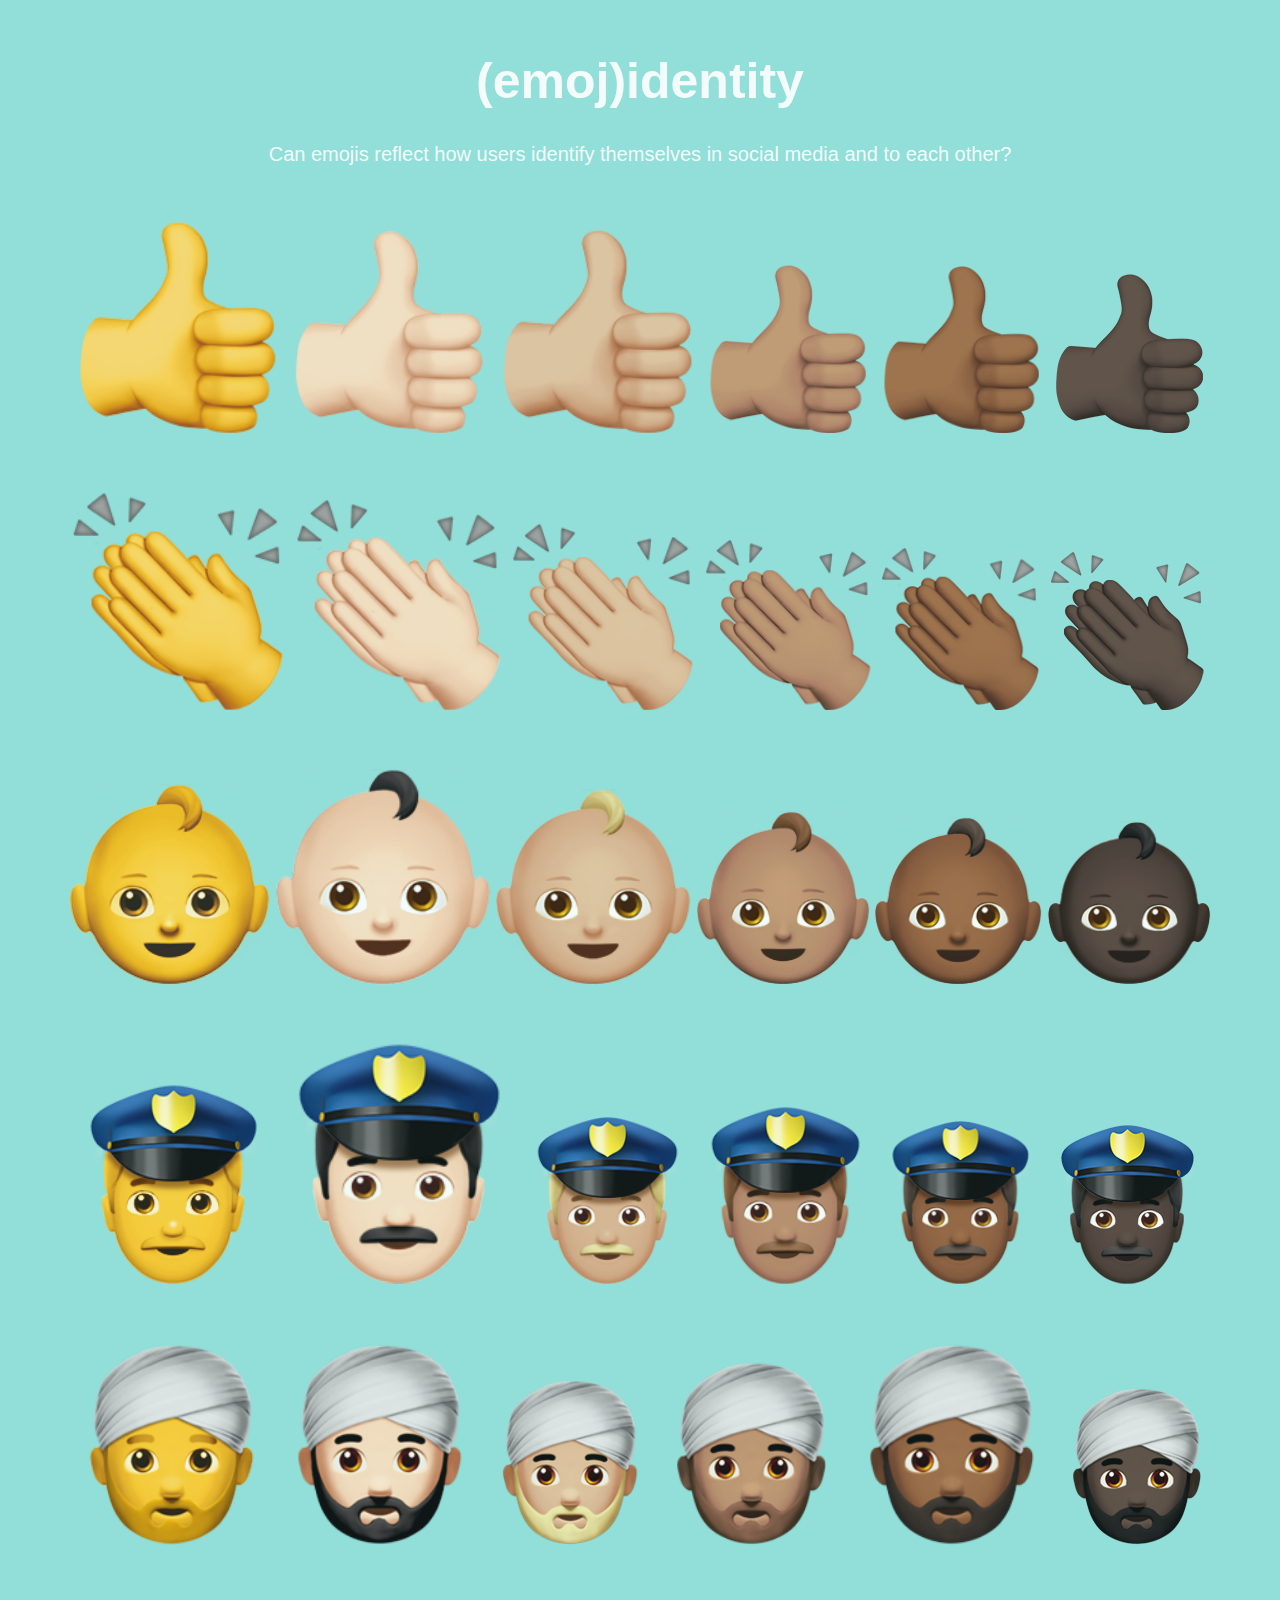
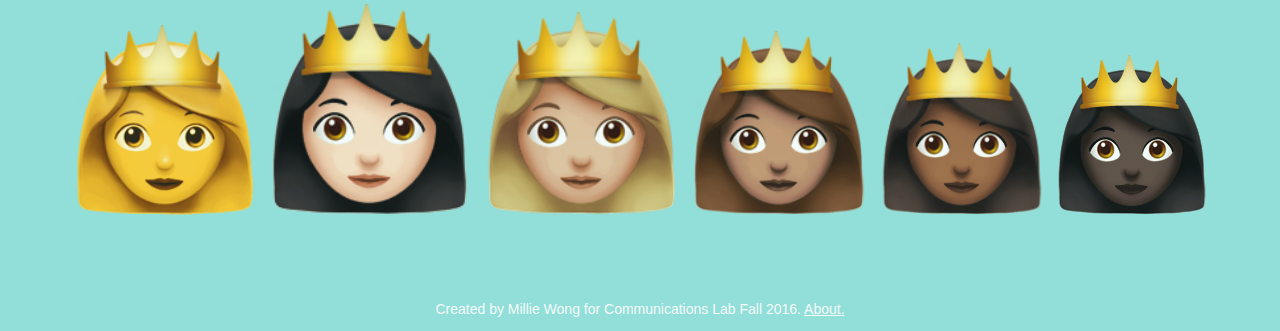
<file: index.html>
<!DOCTYPE html>
<!-- saved from url=(0046)http://192.168.50.184/~mw3235/final/index.html -->
<html class="gr__192_168_50_184"><head><meta http-equiv="Content-Type" content="text/html; charset=windows-1252">

<title>(emoj)identity</title>
	<link rel="stylesheet" type="text/css" href="./(emoj)identity index_files/style.css">
	<link rel="stylesheet" type="text/css" href="./(emoj)identity index_files/animation.css">
	<link href="./(emoj)identity index_files/css" rel="stylesheet">
	<script src="./(emoj)identity index_files/jquery.min.js" type="text/javascript"></script>
	<script src="./(emoj)identity index_files/index.js" type="text/javascript"></script>

<meta name="viewport" content="width=device-width, initial-scale=1, maximum-scale=1, user-scalable=0">

</head>

<body data-gr-c-s-loaded="true">
	<br>
	<h1 id="center">
		(emoj)identity
	</h1>
	<p id="description">
		Can emojis reflect how users identify themselves in social media and to each other?
	</p>
<!-- <div id="bigbox"> -->
	<br>
	<br>
	<div id="thumbs-up">
		<img src="./(emoj)identity index_files/thumb-0.png" id="thumb-0">
		<img src="./(emoj)identity index_files/thumb-1.png" id="thumb-1">
		<img src="./(emoj)identity index_files/thumb-3.png" id="thumb-3">
		<img src="./(emoj)identity index_files/thumb-4.png" id="thumb-4">
		<img src="./(emoj)identity index_files/thumb-5.png" id="thumb-5">
		<img src="./(emoj)identity index_files/thumb-6.png" id="thumb-6">
	</div>
	<br>
	<br>
	<br>
	<div id="clap">
		<img src="./(emoj)identity index_files/clap-0.png" id="clap-0">
		<img src="./(emoj)identity index_files/clap-1.png" id="clap-1">
		<img src="./(emoj)identity index_files/clap-3.png" id="clap-3">
		<img src="./(emoj)identity index_files/clap-4.png" id="clap-4">
		<img src="./(emoj)identity index_files/clap-5.png" id="clap-5">
		<img src="./(emoj)identity index_files/clap-6.png" id="clap-6">
	</div>
	<br>
	<br>
	<br>
	<div id="babies">
		<img src="./(emoj)identity index_files/baby-0.png" id="baby-0">
		<img src="./(emoj)identity index_files/baby-1.png" id="baby-1">
		<img src="./(emoj)identity index_files/baby-3.png" id="baby-3">
		<img src="./(emoj)identity index_files/baby-4.png" id="baby-4">
		<img src="./(emoj)identity index_files/baby-5.png" id="baby-5">
		<img src="./(emoj)identity index_files/baby-6.png" id="baby-6">
	</div>
	<br>
	<br>
	<br>
	<div id="cops">
		<img src="./(emoj)identity index_files/cop-0.png" id="cop-0">
		<img src="./(emoj)identity index_files/cop-1.png" id="cop-1">
		<img src="./(emoj)identity index_files/cop-3.png" id="cop-3">
		<img src="./(emoj)identity index_files/cop-4.png" id="cop-4">
		<img src="./(emoj)identity index_files/cop-5.png" id="cop-5">
		<img src="./(emoj)identity index_files/cop-6.png" id="cop-6">
	</div>
	<br>
	<br>
	<br>
	<div id="turbans">
		<img src="./(emoj)identity index_files/turban-0.png" id="turban-0">
		<img src="./(emoj)identity index_files/turban-1.png" id="turban-1">
		<img src="./(emoj)identity index_files/turban-3.png" id="turban-3">
		<img src="./(emoj)identity index_files/turban-4.png" id="turban-4">
		<img src="./(emoj)identity index_files/turban-5.png" id="turban-5">
		<img src="./(emoj)identity index_files/turban-6.png" id="turban-6">
	</div>
	<br>
	<br>
	<br>
	<div id="princess">
		<img src="./(emoj)identity index_files/princess-0.png" id="princess-0">
		<img src="./(emoj)identity index_files/princess-1.png" id="princess-1">
		<img src="./(emoj)identity index_files/princess-3.png" id="princess-3">
		<img src="./(emoj)identity index_files/princess-4.png" id="princess-4">
		<img src="./(emoj)identity index_files/princess-5.png" id="princess-5">
		<img src="./(emoj)identity index_files/princess-6.png" id="princess-6">
	</div>
	<p id="info1"></p>
	<p id="info2"></p>
	<p id="info3"></p>
	<p id="info4"></p>
	<br>
	<p id="back"></p>
	<br>
<!-- </div> -->
	<p id="end">
		Created by Millie Wong for Communications Lab Fall 2016. <a href="http://192.168.50.184/~mw3235/final/about.html">About.</a>
	</p>
</body></html>
</file>
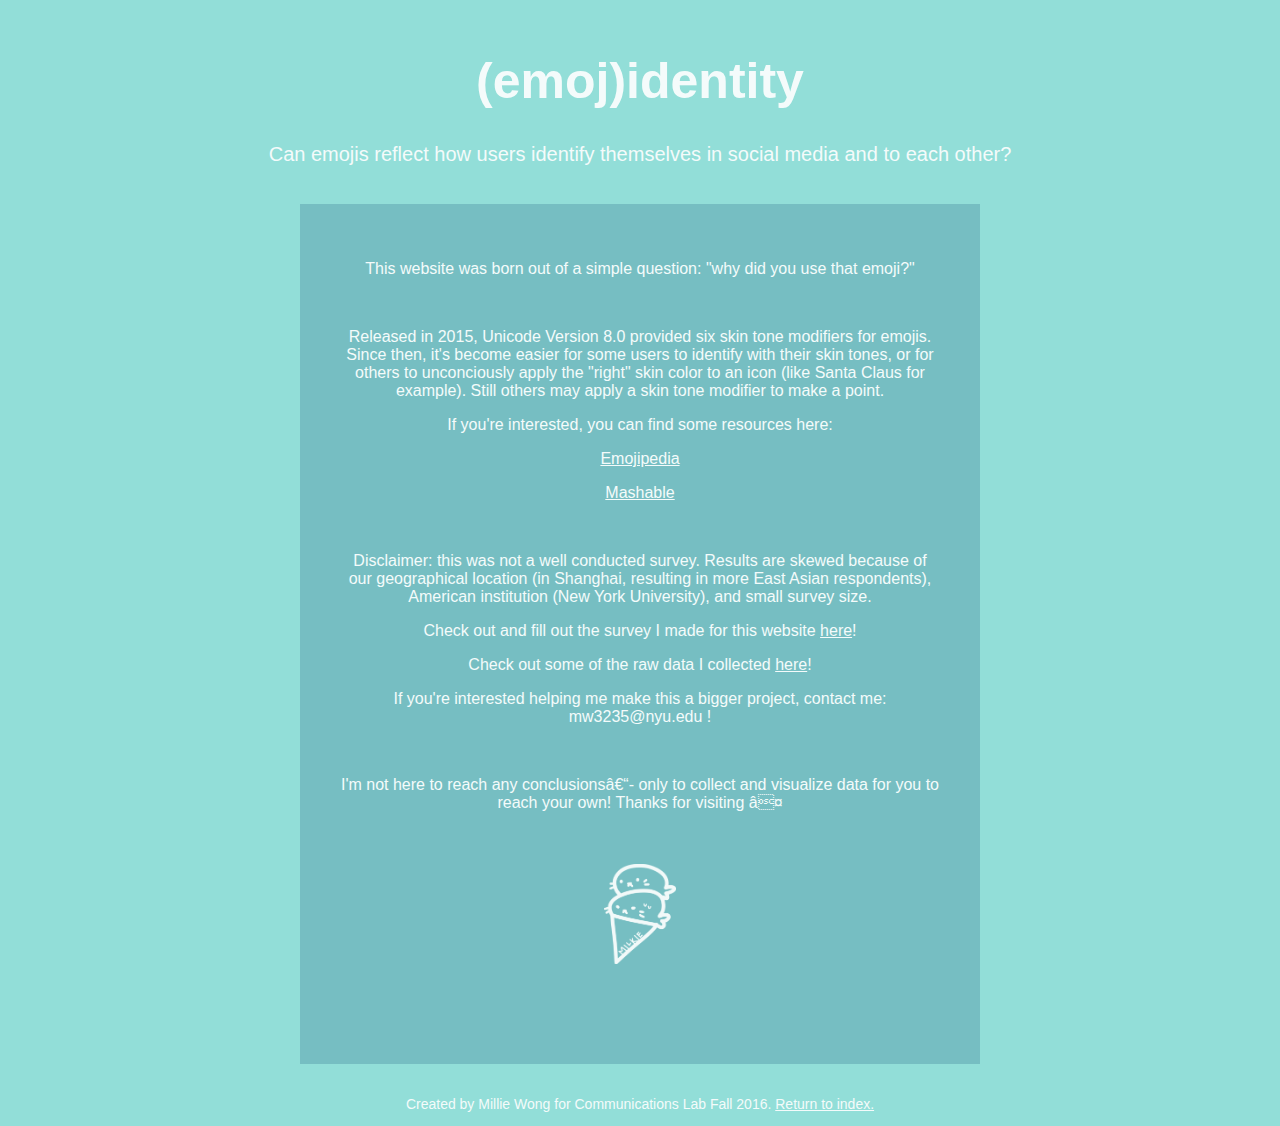
<file: (emoj)identity.html>
<!DOCTYPE html>
<!-- saved from url=(0046)http://192.168.50.184/~mw3235/final/about.html -->
<html class="gr__192_168_50_184"><head><meta http-equiv="Content-Type" content="text/html; charset=windows-1252">

<title>(emoj)identity</title>
	<link rel="stylesheet" type="text/css" href="./(emoj)identity_files/style.css">
	<link rel="stylesheet" type="text/css" href="./(emoj)identity_files/animation.css">
	<link href="./(emoj)identity_files/css" rel="stylesheet">
	<script src="./(emoj)identity_files/jquery.min.js" type="text/javascript"></script>
	<script src="./(emoj)identity_files/index.js" type="text/javascript"></script>

</head>

<body data-gr-c-s-loaded="true">
	<br>
	<h1 id="center">
		(emoj)identity
	</h1>
	<p id="description">
		Can emojis reflect how users identify themselves in social media and to each other?</p>
	<br>
	<div id="textbox">
	<p>This website was born out of a simple question: "why did you use that emoji?"</p>
	<br>
	<p>Released in 2015, Unicode Version 8.0 provided six skin tone modifiers for emojis. Since then, it's become easier for some users to identify with their skin tones, or for others to unconciously apply the "right" skin color to an icon (like Santa Claus for example). Still others may apply a skin tone modifier to make a point.</p>

	<p>If you're interested, you can find some resources here:</p>
	<p><a href="http://emojipedia.org/modifiers/" target="_blank">Emojipedia</a></p>
	<p><a href="http://mashable.com/2015/02/26/diverse-emoji-explainer/#4p7z2yo__Oq4" target="_blank">Mashable</a></p>
	<br>
	<p>Disclaimer: this was not a well conducted survey. Results are skewed because of our geographical location (in Shanghai, resulting in more East Asian respondents), American institution (New York University), and small survey size.</p> 
	<p>Check out and fill out the survey I made for this website <a href="https://milliewong.typeform.com/to/iEyYwz" target="_blank">here</a>!</p>
	<p>Check out some of the raw data I collected <a href="https://docs.google.com/spreadsheets/d/17bGE3E_2eNmi-HTLk0BOJ9nOCqwQAUAgAOV4m7m9wcI/edit?usp=sharing" target="_blank">here</a>!</p>
	<p>If you're interested helping me make this a bigger project, contact me: mw3235@nyu.edu !</p>
	<br>
	<p>I'm not here to reach any conclusions–- only to collect and visualize data for you to reach your own! Thanks for visiting ❤</p>
	<br>
	<br>
		<img src="./(emoj)identity_files/logo.png" height="100px" opacity="0.4">
	<br>
	<br>
	</div>
	<br>
	<p id="end">
		Created by Millie Wong for Communications Lab Fall 2016. <a href="http://192.168.50.184/~mw3235/final/index.html">Return to index.</a></p>
</body></html>
</file>
<file: (emoj)identity index_files/style.css>
body{
	margin: auto;
	text-align: center;
	position: relative;
	
	/*background*/
	background-color: #92DED8;
	opacity: 0.9;
	background-size: cover;
	background-repeat: no-repeat;
	background-attachment: fixed;

	/*font*/
	font-family: 'Quicksand', sans-serif;
	color: white;
  }

 h1{
 	font-size: 50px;
 }
 h1:hover{
 	cursor: pointer;
 	filter: drop-shadow(0px 0px 1px #fbffc0);
 	-webkit-filter: drop-shadow(0px 0px 6px #fbffc0);
 }

 a{
 	color: white;
 }
 a:hover{
 	filter: drop-shadow(0px 0px 1px #fbffc0);
 	-webkit-filter: drop-shadow(0px 0px 6px #fbffc0);
 }

#description{
	font-size: 20px;
}
#info{
	font-size: 20px;
}
#end{
	font-size: 14px;
}
#back{
	text-decoration: underline;
}
#back:hover{
	cursor: pointer;
 	filter: drop-shadow(0px 0px 1px #fbffc0);
 	-webkit-filter: drop-shadow(0px 0px 6px #fbffc0);
}

#textbox{
	position: relative;
	height: 780px;
	width: 600px;
	padding: 40px;
	margin: auto;
	background-color: rgba(0,51,102,0.2);

}

/*#bigbox{
	text-align: center;
	position: relative;
	height: 1600px;
	width: 1200px;
	margin: auto;
	background-color: rgba(0,51,102,0.2);
}*/
</file>
<file: (emoj)identity index_files/animation.css>
/*thumb emoji animations*/
	#thumb-0 {
		margin: auto;
		position: relative;
	    width: 212px;
	    -webkit-transition: width 1s, height 1s, -webkit-transform 11s; 
	    transition: width 1s, height 1s, transform 1s;
	  }
	#thumb-0:hover {
	    width: 232px;
	    -webkit-filter: drop-shadow(0px 0px 6px #fbffc0);
	    filter: drop-shadow(0px 0px 6px #fbffc0);
	    cursor:pointer;
	  }
	#thumb-1 {
	    margin: auto;
		position: relative;
	    width: 203px;
	    -webkit-transition: width 1s, height 1s, -webkit-transform 11s; 
	    transition: width 1s, height 1s, transform 1s;
	  }
	#thumb-1:hover {
	    width: 223px;
	    -webkit-filter: drop-shadow(0px 0px 6px #fbffc0);
	    filter: drop-shadow(0px 0px 6px #fbffc0); 
	    cursor:pointer;
	  }
	#thumb-3 {
	    margin: auto;
		position: relative;
	    width: 204px;
	    -webkit-transition: width 1s, height 1s, -webkit-transform 11s; 
	    transition: width 1s, height 1s, transform 1s;
	  }
	#thumb-3:hover {
	    width: 224px;
	    -webkit-filter: drop-shadow(0px 0px 6px #fbffc0);
	    filter: drop-shadow(0px 0px 6px #fbffc0); 
	    cursor:pointer;
	  }
	#thumb-4 {
	    width: 169px;
	    -webkit-transition: width 1s, height 1s, -webkit-transform 11s; 
	    transition: width 1s, height 1s, transform 1s;
	  }
	#thumb-4:hover {
	    width: 189px;
	    -webkit-filter: drop-shadow(0px 0px 6px #fbffc0);
	    filter: drop-shadow(0px 0px 6px #fbffc0); 
	    cursor:pointer;
	  }
	#thumb-5 {
	    width: 168px;
	    -webkit-transition: width 1s, height 1s, -webkit-transform 11s; 
	    transition: width 1s, height 1s, transform 1s;
	  }
	#thumb-5:hover {
	    width: 188px;
	    -webkit-filter: drop-shadow(0px 0px 6px #fbffc0);
	    filter: drop-shadow(0px 0px 6px #fbffc0); 
	    cursor:pointer;
	  }
	#thumb-6 {
	    width: 160px;
	    -webkit-transition: width 1s, height 1s, -webkit-transform 11s; 
	    transition: width 1s, height 1s, transform 1s;
	  }
	#thumb-6:hover {
	    width: 180px;
	    -webkit-filter: drop-shadow(0px 0px 6px #fbffc0);
	    filter: drop-shadow(0px 0px 6px #fbffc0); 
	    cursor:pointer;
	  }

/*clap emoji*/
	#clap-0 {
	    width: 219px;
	    -webkit-transition: width 1s, height 1s, -webkit-transform 11s; 
	    transition: width 1s, height 1s, transform 1s;
	  }
	#clap-0:hover {
	    width: 239px;
	    -webkit-filter: drop-shadow(0px 0px 6px #fbffc0);
	    filter: drop-shadow(0px 0px 6px #fbffc0); 
	    cursor:pointer;
	  }
	#clap-1 {
	    width: 212px;
	    -webkit-transition: width 1s, height 1s, -webkit-transform 11s; 
	    transition: width 1s, height 1s, transform 1s;
	  }
	#clap-1:hover {
	    width: 232px;
	    -webkit-filter: drop-shadow(0px 0px 6px #fbffc0);
	    filter: drop-shadow(0px 0px 6px #fbffc0); 
	    cursor:pointer;
	  }
	#clap-3 {
	    width: 188px;
	    -webkit-transition: width 1s, height 1s, -webkit-transform 11s; 
	    transition: width 1s, height 1s, transform 1s;
	  }
	#clap-3:hover {
	    width: 208px;
	    -webkit-filter: drop-shadow(0px 0px 6px #fbffc0);
	    filter: drop-shadow(0px 0px 6px #fbffc0); 
	    cursor:pointer;
	  }
	#clap-4 {
	    width: 172px;
	    -webkit-transition: width 1s, height 1s, -webkit-transform 11s; 
	    transition: width 1s, height 1s, transform 1s;
	  }
	#clap-4:hover {
	    width: 192px;
	    -webkit-filter: drop-shadow(0px 0px 6px #fbffc0);
	    filter: drop-shadow(0px 0px 6px #fbffc0); 
	    cursor:pointer;
	  }
	#clap-5 {
	    width: 164px;
	    -webkit-transition: width 1s, height 1s, -webkit-transform 11s; 
	    transition: width 1s, height 1s, transform 1s;
	  }
	#clap-5:hover {
	    width: 184px;
	    -webkit-filter: drop-shadow(0px 0px 6px #fbffc0);
	    filter: drop-shadow(0px 0px 6px #fbffc0); 
	    cursor:pointer;
	  }
	#clap-6 {
	    width: 160px;
	    -webkit-transition: width 1s, height 1s, -webkit-transform 11s; 
	    transition: width 1s, height 1s, transform 1s;
	  }
	#clap-6:hover {
	    width: 180px;
	    -webkit-filter: drop-shadow(0px 0px 6px #fbffc0);
	    filter: drop-shadow(0px 0px 6px #fbffc0); 
	    cursor:pointer;
	  }

/*baby emoji*/
	#baby-0 {
	    width: 201px;
	    -webkit-transition: width 1s, height 1s, -webkit-transform 11s; 
	    transition: width 1s, height 1s, transform 1s;
	  }
	#baby-0:hover {
	    width: 221px;
	    -webkit-filter: drop-shadow(0px 0px 6px #fbffc0);
	    filter: drop-shadow(0px 0px 6px #fbffc0); 
	    cursor:pointer;
	  }
	#baby-1 {
	    width: 216px;
	    -webkit-transition: width 1s, height 1s, -webkit-transform 11s; 
	    transition: width 1s, height 1s, transform 1s;
	  }
	#baby-1:hover {
	    width: 236px;
	    -webkit-filter: drop-shadow(0px 0px 6px #fbffc0);
	    filter: drop-shadow(0px 0px 6px #fbffc0); 
	    cursor:pointer;
	  }
	#baby-3 {
	    width: 196px;
	    -webkit-transition: width 1s, height 1s, -webkit-transform 11s; 
	    transition: width 1s, height 1s, transform 1s;
	  }
	#baby-3:hover {
	    width: 216px;
	    -webkit-filter: drop-shadow(0px 0px 6px #fbffc0);
	    filter: drop-shadow(0px 0px 6px #fbffc0); 
	    cursor:pointer;
	  }
	#baby-4 {
	    width: 174px;
	    -webkit-transition: width 1s, height 1s, -webkit-transform 11s; 
	    transition: width 1s, height 1s, transform 1s;
	  }
	#baby-4:hover {
	    width: 194px;
	    -webkit-filter: drop-shadow(0px 0px 6px #fbffc0);
	    filter: drop-shadow(0px 0px 6px #fbffc0); 
	    cursor:pointer;
	  }
	#baby-5 {
	    width: 168px;
	    -webkit-transition: width 1s, height 1s, -webkit-transform 11s; 
	    transition: width 1s, height 1s, transform 1s;
	  }
	#baby-5:hover {
	    width: 188px;
	    -webkit-filter: drop-shadow(0px 0px 6px #fbffc0);
	    filter: drop-shadow(0px 0px 6px #fbffc0); 
	    cursor:pointer;
	  }
	#baby-6 {
	    width: 164px;
	    -webkit-transition: width 1s, height 1s, -webkit-transform 11s; 
	    transition: width 1s, height 1s, transform 1s;
	  }
	#baby-6:hover {
	    width: 184px;
	    -webkit-filter: drop-shadow(0px 0px 6px #fbffc0);
	    filter: drop-shadow(0px 0px 6px #fbffc0); 
	    cursor:pointer;
	  }

/*cop emoji*/
	#cop-0 {
	    width: 200px;
	    -webkit-transition: width 1s, height 1s, -webkit-transform 11s; 
	    transition: width 1s, height 1s, transform 1s;
	  }
	#cop-0:hover {
	    width: 220px;
	    -webkit-filter: drop-shadow(0px 0px 6px #fbffc0);
	    filter: drop-shadow(0px 0px 6px #fbffc0); 
	    cursor:pointer;
	  }
	#cop-1 {
	    width: 241px;
	    -webkit-transition: width 1s, height 1s, -webkit-transform 11s; 
	    transition: width 1s, height 1s, transform 1s;
	  }
	#cop-1:hover {
	    width: 261px;
	    -webkit-filter: drop-shadow(0px 0px 6px #fbffc0);
	    filter: drop-shadow(0px 0px 6px #fbffc0); 
	    cursor:pointer;
	  }
	#cop-3 {
	    width: 168px;
	    -webkit-transition: width 1s, height 1s, -webkit-transform 11s; 
	    transition: width 1s, height 1s, transform 1s;
	  }
	#cop-3:hover {
	    width: 188px;
	    -webkit-filter: drop-shadow(0px 0px 6px #fbffc0);
	    filter: drop-shadow(0px 0px 6px #fbffc0); 
	    cursor:pointer;
	  }
	#cop-4 {
	    width: 178px;
	    -webkit-transition: width 1s, height 1s, -webkit-transform 11s; 
	    transition: width 1s, height 1s, transform 1s;
	  }
	#cop-4:hover {
	    width: 198px;
	    -webkit-filter: drop-shadow(0px 0px 6px #fbffc0);
	    filter: drop-shadow(0px 0px 6px #fbffc0); 
	    cursor:pointer;
	  }
	#cop-5 {
	    width: 164px;
	    -webkit-transition: width 1s, height 1s, -webkit-transform 11s; 
	    transition: width 1s, height 1s, transform 1s;
	  }
	#cop-5:hover {
	    width: 184px;
	    -webkit-filter: drop-shadow(0px 0px 6px #fbffc0);
	    filter: drop-shadow(0px 0px 6px #fbffc0); 
	    cursor:pointer;
	  }
	#cop-6 {
	    width: 160px;
	    height: 160px;
	    -webkit-transition: width 1s, height 1s, -webkit-transform 11s; 
	    transition: width 1s, height 1s, transform 1s;
	  }
	#cop-6:hover {
	    width: 180px;
	    height: 180px;
	    -webkit-filter: drop-shadow(0px 0px 6px #fbffc0);
	    filter: drop-shadow(0px 0px 6px #fbffc0); 
	    cursor:pointer;
	  }

/*turban emoji*/
	#turban-0 {
	    width: 204px;
	    -webkit-transition: width 1s, height 1s, -webkit-transform 11s; 
	    transition: width 1s, height 1s, transform 1s;
	  }
	#turban-0:hover {
	    width: 224px;
	    -webkit-filter: drop-shadow(0px 0px 6px #fbffc0);
	    filter: drop-shadow(0px 0px 6px #fbffc0); 
	    cursor:pointer;
	  }
	#turban-1 {
	    width: 204px;
	    -webkit-transition: width 1s, height 1s, -webkit-transform 11s; 
	    transition: width 1s, height 1s, transform 1s;
	  }
	#turban-1:hover {
	    width: 224px;
	    -webkit-filter: drop-shadow(0px 0px 6px #fbffc0);
	    filter: drop-shadow(0px 0px 6px #fbffc0); 
	    cursor:pointer;
	  }
	#turban-3 {
	    width: 168px;
	    -webkit-transition: width 1s, height 1s, -webkit-transform 11s; 
	    transition: width 1s, height 1s, transform 1s;
	  }
	#turban-3:hover {
	    width: 188px;
	    -webkit-filter: drop-shadow(0px 0px 6px #fbffc0);
	    filter: drop-shadow(0px 0px 6px #fbffc0); 
	    cursor:pointer;
	  }
	#turban-4 {
	    width: 186px;
	    -webkit-transition: width 1s, height 1s, -webkit-transform 11s; 
	    transition: width 1s, height 1s, transform 1s;
	  }
	#turban-4:hover {
	    width: 206px;
	    -webkit-filter: drop-shadow(0px 0px 6px #fbffc0);
	    filter: drop-shadow(0px 0px 6px #fbffc0); 
	    cursor:pointer;
	  }
	#turban-5 {
	    width: 204px;
	    -webkit-transition: width 1s, height 1s, -webkit-transform 11s; 
	    transition: width 1s, height 1s, transform 1s;
	  }
	#turban-5:hover {
	    width: 224px;
	    -webkit-filter: drop-shadow(0px 0px 6px #fbffc0);
	    filter: drop-shadow(0px 0px 6px #fbffc0); 
	    cursor:pointer;
	  }
	#turban-6 {
	    width: 160px;
	    height: 160px;
	    -webkit-transition: width 1s, height 1s, -webkit-transform 11s; 
	    transition: width 1s, height 1s, transform 1s;
	  }
	#turban-6:hover {
	    width: 180px;
	    height: 180px;
	    -webkit-filter: drop-shadow(0px 0px 6px #fbffc0);
	    filter: drop-shadow(0px 0px 6px #fbffc0); 
	    cursor:pointer;
	  }

/*princess emoji*/
	#princess-0 {
	    width: 190px;
	    -webkit-transition: width 1s, height 1s, -webkit-transform 11s; 
	    transition: width 1s, height 1s, transform 1s;
	  }
	#princess-0:hover {
	    width: 210px;
	    -webkit-filter: drop-shadow(0px 0px 6px #fbffc0);
	    filter: drop-shadow(0px 0px 6px #fbffc0); 
	    cursor:pointer;
	  }
	#princess-1 {
	    width: 211px;
	    -webkit-transition: width 1s, height 1s, -webkit-transform 11s; 
	    transition: width 1s, height 1s, transform 1s;
	  }
	#princess-1:hover {
	    width: 231px;
	    -webkit-filter: drop-shadow(0px 0px 6px #fbffc0);
	    filter: drop-shadow(0px 0px 6px #fbffc0); 
	    cursor:pointer;
	  }
	#princess-3 {
	    width: 203px;
	    -webkit-transition: width 1s, height 1s, -webkit-transform 11s; 
	    transition: width 1s, height 1s, transform 1s;
	  }
	#princess-3:hover {
	    width: 223px;
	    -webkit-filter: drop-shadow(0px 0px 6px #fbffc0);
	    filter: drop-shadow(0px 0px 6px #fbffc0); 
	    cursor:pointer;
	  }
	#princess-4 {
	    width: 184px;
	    -webkit-transition: width 1s, height 1s, -webkit-transform 11s; 
	    transition: width 1s, height 1s, transform 1s;
	  }
	#princess-4:hover {
	    width: 204px;
	    -webkit-filter: drop-shadow(0px 0px 6px #fbffc0);
	    filter: drop-shadow(0px 0px 6px #fbffc0); 
	    cursor:pointer;
	  }
	#princess-5 {
	    width: 172px;
	    -webkit-transition: width 1s, height 1s, -webkit-transform 11s; 
	    transition: width 1s, height 1s, transform 1s;
	  }
	#princess-5:hover {
	    width: 192px;
	    -webkit-filter: drop-shadow(0px 0px 6px #fbffc0);
	    filter: drop-shadow(0px 0px 6px #fbffc0); 
	    cursor:pointer;
	  }
	#princess-6 {
	    width: 160px;
	    -webkit-transition: width 1s, height 1s, -webkit-transform 11s; 
	    transition: width 1s, height 1s, transform 1s;
	  }
	#princess-6:hover {
	    width: 180px;
	    -webkit-filter: drop-shadow(0px 0px 6px #fbffc0);
	    filter: drop-shadow(0px 0px 6px #fbffc0); 
	    cursor:pointer;
	  }
</file>
<file: (emoj)identity_files/style.css>
body{
	margin: auto;
	text-align: center;
	position: relative;
	
	/*background*/
	background-color: #92DED8;
	opacity: 0.9;
	background-size: cover;
	background-repeat: no-repeat;
	background-attachment: fixed;

	/*font*/
	font-family: 'Quicksand', sans-serif;
	color: white;
  }

 h1{
 	font-size: 50px;
 }
 h1:hover{
 	cursor: pointer;
 	filter: drop-shadow(0px 0px 1px #fbffc0);
 	-webkit-filter: drop-shadow(0px 0px 6px #fbffc0);
 }

 a{
 	color: white;
 }
 a:hover{
 	filter: drop-shadow(0px 0px 1px #fbffc0);
 	-webkit-filter: drop-shadow(0px 0px 6px #fbffc0);
 }

#description{
	font-size: 20px;
}
#info{
	font-size: 20px;
}
#end{
	font-size: 14px;
}
#back{
	text-decoration: underline;
}
#back:hover{
	cursor: pointer;
 	filter: drop-shadow(0px 0px 1px #fbffc0);
 	-webkit-filter: drop-shadow(0px 0px 6px #fbffc0);
}

#textbox{
	position: relative;
	height: 780px;
	width: 600px;
	padding: 40px;
	margin: auto;
	background-color: rgba(0,51,102,0.2);

}

/*#bigbox{
	text-align: center;
	position: relative;
	height: 1600px;
	width: 1200px;
	margin: auto;
	background-color: rgba(0,51,102,0.2);
}*/
</file>
<file: (emoj)identity_files/animation.css>
/*thumb emoji animations*/
	#thumb-0 {
		margin: auto;
		position: relative;
	    width: 212px;
	    -webkit-transition: width 1s, height 1s, -webkit-transform 11s; 
	    transition: width 1s, height 1s, transform 1s;
	  }
	#thumb-0:hover {
	    width: 232px;
	    -webkit-filter: drop-shadow(0px 0px 6px #fbffc0);
	    filter: drop-shadow(0px 0px 6px #fbffc0);
	    cursor:pointer;
	  }
	#thumb-1 {
	    margin: auto;
		position: relative;
	    width: 203px;
	    -webkit-transition: width 1s, height 1s, -webkit-transform 11s; 
	    transition: width 1s, height 1s, transform 1s;
	  }
	#thumb-1:hover {
	    width: 223px;
	    -webkit-filter: drop-shadow(0px 0px 6px #fbffc0);
	    filter: drop-shadow(0px 0px 6px #fbffc0); 
	    cursor:pointer;
	  }
	#thumb-3 {
	    margin: auto;
		position: relative;
	    width: 204px;
	    -webkit-transition: width 1s, height 1s, -webkit-transform 11s; 
	    transition: width 1s, height 1s, transform 1s;
	  }
	#thumb-3:hover {
	    width: 224px;
	    -webkit-filter: drop-shadow(0px 0px 6px #fbffc0);
	    filter: drop-shadow(0px 0px 6px #fbffc0); 
	    cursor:pointer;
	  }
	#thumb-4 {
	    width: 169px;
	    -webkit-transition: width 1s, height 1s, -webkit-transform 11s; 
	    transition: width 1s, height 1s, transform 1s;
	  }
	#thumb-4:hover {
	    width: 189px;
	    -webkit-filter: drop-shadow(0px 0px 6px #fbffc0);
	    filter: drop-shadow(0px 0px 6px #fbffc0); 
	    cursor:pointer;
	  }
	#thumb-5 {
	    width: 168px;
	    -webkit-transition: width 1s, height 1s, -webkit-transform 11s; 
	    transition: width 1s, height 1s, transform 1s;
	  }
	#thumb-5:hover {
	    width: 188px;
	    -webkit-filter: drop-shadow(0px 0px 6px #fbffc0);
	    filter: drop-shadow(0px 0px 6px #fbffc0); 
	    cursor:pointer;
	  }
	#thumb-6 {
	    width: 160px;
	    -webkit-transition: width 1s, height 1s, -webkit-transform 11s; 
	    transition: width 1s, height 1s, transform 1s;
	  }
	#thumb-6:hover {
	    width: 180px;
	    -webkit-filter: drop-shadow(0px 0px 6px #fbffc0);
	    filter: drop-shadow(0px 0px 6px #fbffc0); 
	    cursor:pointer;
	  }

/*clap emoji*/
	#clap-0 {
	    width: 219px;
	    -webkit-transition: width 1s, height 1s, -webkit-transform 11s; 
	    transition: width 1s, height 1s, transform 1s;
	  }
	#clap-0:hover {
	    width: 239px;
	    -webkit-filter: drop-shadow(0px 0px 6px #fbffc0);
	    filter: drop-shadow(0px 0px 6px #fbffc0); 
	    cursor:pointer;
	  }
	#clap-1 {
	    width: 212px;
	    -webkit-transition: width 1s, height 1s, -webkit-transform 11s; 
	    transition: width 1s, height 1s, transform 1s;
	  }
	#clap-1:hover {
	    width: 232px;
	    -webkit-filter: drop-shadow(0px 0px 6px #fbffc0);
	    filter: drop-shadow(0px 0px 6px #fbffc0); 
	    cursor:pointer;
	  }
	#clap-3 {
	    width: 188px;
	    -webkit-transition: width 1s, height 1s, -webkit-transform 11s; 
	    transition: width 1s, height 1s, transform 1s;
	  }
	#clap-3:hover {
	    width: 208px;
	    -webkit-filter: drop-shadow(0px 0px 6px #fbffc0);
	    filter: drop-shadow(0px 0px 6px #fbffc0); 
	    cursor:pointer;
	  }
	#clap-4 {
	    width: 172px;
	    -webkit-transition: width 1s, height 1s, -webkit-transform 11s; 
	    transition: width 1s, height 1s, transform 1s;
	  }
	#clap-4:hover {
	    width: 192px;
	    -webkit-filter: drop-shadow(0px 0px 6px #fbffc0);
	    filter: drop-shadow(0px 0px 6px #fbffc0); 
	    cursor:pointer;
	  }
	#clap-5 {
	    width: 164px;
	    -webkit-transition: width 1s, height 1s, -webkit-transform 11s; 
	    transition: width 1s, height 1s, transform 1s;
	  }
	#clap-5:hover {
	    width: 184px;
	    -webkit-filter: drop-shadow(0px 0px 6px #fbffc0);
	    filter: drop-shadow(0px 0px 6px #fbffc0); 
	    cursor:pointer;
	  }
	#clap-6 {
	    width: 160px;
	    -webkit-transition: width 1s, height 1s, -webkit-transform 11s; 
	    transition: width 1s, height 1s, transform 1s;
	  }
	#clap-6:hover {
	    width: 180px;
	    -webkit-filter: drop-shadow(0px 0px 6px #fbffc0);
	    filter: drop-shadow(0px 0px 6px #fbffc0); 
	    cursor:pointer;
	  }

/*baby emoji*/
	#baby-0 {
	    width: 201px;
	    -webkit-transition: width 1s, height 1s, -webkit-transform 11s; 
	    transition: width 1s, height 1s, transform 1s;
	  }
	#baby-0:hover {
	    width: 221px;
	    -webkit-filter: drop-shadow(0px 0px 6px #fbffc0);
	    filter: drop-shadow(0px 0px 6px #fbffc0); 
	    cursor:pointer;
	  }
	#baby-1 {
	    width: 216px;
	    -webkit-transition: width 1s, height 1s, -webkit-transform 11s; 
	    transition: width 1s, height 1s, transform 1s;
	  }
	#baby-1:hover {
	    width: 236px;
	    -webkit-filter: drop-shadow(0px 0px 6px #fbffc0);
	    filter: drop-shadow(0px 0px 6px #fbffc0); 
	    cursor:pointer;
	  }
	#baby-3 {
	    width: 196px;
	    -webkit-transition: width 1s, height 1s, -webkit-transform 11s; 
	    transition: width 1s, height 1s, transform 1s;
	  }
	#baby-3:hover {
	    width: 216px;
	    -webkit-filter: drop-shadow(0px 0px 6px #fbffc0);
	    filter: drop-shadow(0px 0px 6px #fbffc0); 
	    cursor:pointer;
	  }
	#baby-4 {
	    width: 174px;
	    -webkit-transition: width 1s, height 1s, -webkit-transform 11s; 
	    transition: width 1s, height 1s, transform 1s;
	  }
	#baby-4:hover {
	    width: 194px;
	    -webkit-filter: drop-shadow(0px 0px 6px #fbffc0);
	    filter: drop-shadow(0px 0px 6px #fbffc0); 
	    cursor:pointer;
	  }
	#baby-5 {
	    width: 168px;
	    -webkit-transition: width 1s, height 1s, -webkit-transform 11s; 
	    transition: width 1s, height 1s, transform 1s;
	  }
	#baby-5:hover {
	    width: 188px;
	    -webkit-filter: drop-shadow(0px 0px 6px #fbffc0);
	    filter: drop-shadow(0px 0px 6px #fbffc0); 
	    cursor:pointer;
	  }
	#baby-6 {
	    width: 164px;
	    -webkit-transition: width 1s, height 1s, -webkit-transform 11s; 
	    transition: width 1s, height 1s, transform 1s;
	  }
	#baby-6:hover {
	    width: 184px;
	    -webkit-filter: drop-shadow(0px 0px 6px #fbffc0);
	    filter: drop-shadow(0px 0px 6px #fbffc0); 
	    cursor:pointer;
	  }

/*cop emoji*/
	#cop-0 {
	    width: 200px;
	    -webkit-transition: width 1s, height 1s, -webkit-transform 11s; 
	    transition: width 1s, height 1s, transform 1s;
	  }
	#cop-0:hover {
	    width: 220px;
	    -webkit-filter: drop-shadow(0px 0px 6px #fbffc0);
	    filter: drop-shadow(0px 0px 6px #fbffc0); 
	    cursor:pointer;
	  }
	#cop-1 {
	    width: 241px;
	    -webkit-transition: width 1s, height 1s, -webkit-transform 11s; 
	    transition: width 1s, height 1s, transform 1s;
	  }
	#cop-1:hover {
	    width: 261px;
	    -webkit-filter: drop-shadow(0px 0px 6px #fbffc0);
	    filter: drop-shadow(0px 0px 6px #fbffc0); 
	    cursor:pointer;
	  }
	#cop-3 {
	    width: 168px;
	    -webkit-transition: width 1s, height 1s, -webkit-transform 11s; 
	    transition: width 1s, height 1s, transform 1s;
	  }
	#cop-3:hover {
	    width: 188px;
	    -webkit-filter: drop-shadow(0px 0px 6px #fbffc0);
	    filter: drop-shadow(0px 0px 6px #fbffc0); 
	    cursor:pointer;
	  }
	#cop-4 {
	    width: 178px;
	    -webkit-transition: width 1s, height 1s, -webkit-transform 11s; 
	    transition: width 1s, height 1s, transform 1s;
	  }
	#cop-4:hover {
	    width: 198px;
	    -webkit-filter: drop-shadow(0px 0px 6px #fbffc0);
	    filter: drop-shadow(0px 0px 6px #fbffc0); 
	    cursor:pointer;
	  }
	#cop-5 {
	    width: 164px;
	    -webkit-transition: width 1s, height 1s, -webkit-transform 11s; 
	    transition: width 1s, height 1s, transform 1s;
	  }
	#cop-5:hover {
	    width: 184px;
	    -webkit-filter: drop-shadow(0px 0px 6px #fbffc0);
	    filter: drop-shadow(0px 0px 6px #fbffc0); 
	    cursor:pointer;
	  }
	#cop-6 {
	    width: 160px;
	    height: 160px;
	    -webkit-transition: width 1s, height 1s, -webkit-transform 11s; 
	    transition: width 1s, height 1s, transform 1s;
	  }
	#cop-6:hover {
	    width: 180px;
	    height: 180px;
	    -webkit-filter: drop-shadow(0px 0px 6px #fbffc0);
	    filter: drop-shadow(0px 0px 6px #fbffc0); 
	    cursor:pointer;
	  }

/*turban emoji*/
	#turban-0 {
	    width: 204px;
	    -webkit-transition: width 1s, height 1s, -webkit-transform 11s; 
	    transition: width 1s, height 1s, transform 1s;
	  }
	#turban-0:hover {
	    width: 224px;
	    -webkit-filter: drop-shadow(0px 0px 6px #fbffc0);
	    filter: drop-shadow(0px 0px 6px #fbffc0); 
	    cursor:pointer;
	  }
	#turban-1 {
	    width: 204px;
	    -webkit-transition: width 1s, height 1s, -webkit-transform 11s; 
	    transition: width 1s, height 1s, transform 1s;
	  }
	#turban-1:hover {
	    width: 224px;
	    -webkit-filter: drop-shadow(0px 0px 6px #fbffc0);
	    filter: drop-shadow(0px 0px 6px #fbffc0); 
	    cursor:pointer;
	  }
	#turban-3 {
	    width: 168px;
	    -webkit-transition: width 1s, height 1s, -webkit-transform 11s; 
	    transition: width 1s, height 1s, transform 1s;
	  }
	#turban-3:hover {
	    width: 188px;
	    -webkit-filter: drop-shadow(0px 0px 6px #fbffc0);
	    filter: drop-shadow(0px 0px 6px #fbffc0); 
	    cursor:pointer;
	  }
	#turban-4 {
	    width: 186px;
	    -webkit-transition: width 1s, height 1s, -webkit-transform 11s; 
	    transition: width 1s, height 1s, transform 1s;
	  }
	#turban-4:hover {
	    width: 206px;
	    -webkit-filter: drop-shadow(0px 0px 6px #fbffc0);
	    filter: drop-shadow(0px 0px 6px #fbffc0); 
	    cursor:pointer;
	  }
	#turban-5 {
	    width: 204px;
	    -webkit-transition: width 1s, height 1s, -webkit-transform 11s; 
	    transition: width 1s, height 1s, transform 1s;
	  }
	#turban-5:hover {
	    width: 224px;
	    -webkit-filter: drop-shadow(0px 0px 6px #fbffc0);
	    filter: drop-shadow(0px 0px 6px #fbffc0); 
	    cursor:pointer;
	  }
	#turban-6 {
	    width: 160px;
	    height: 160px;
	    -webkit-transition: width 1s, height 1s, -webkit-transform 11s; 
	    transition: width 1s, height 1s, transform 1s;
	  }
	#turban-6:hover {
	    width: 180px;
	    height: 180px;
	    -webkit-filter: drop-shadow(0px 0px 6px #fbffc0);
	    filter: drop-shadow(0px 0px 6px #fbffc0); 
	    cursor:pointer;
	  }

/*princess emoji*/
	#princess-0 {
	    width: 190px;
	    -webkit-transition: width 1s, height 1s, -webkit-transform 11s; 
	    transition: width 1s, height 1s, transform 1s;
	  }
	#princess-0:hover {
	    width: 210px;
	    -webkit-filter: drop-shadow(0px 0px 6px #fbffc0);
	    filter: drop-shadow(0px 0px 6px #fbffc0); 
	    cursor:pointer;
	  }
	#princess-1 {
	    width: 211px;
	    -webkit-transition: width 1s, height 1s, -webkit-transform 11s; 
	    transition: width 1s, height 1s, transform 1s;
	  }
	#princess-1:hover {
	    width: 231px;
	    -webkit-filter: drop-shadow(0px 0px 6px #fbffc0);
	    filter: drop-shadow(0px 0px 6px #fbffc0); 
	    cursor:pointer;
	  }
	#princess-3 {
	    width: 203px;
	    -webkit-transition: width 1s, height 1s, -webkit-transform 11s; 
	    transition: width 1s, height 1s, transform 1s;
	  }
	#princess-3:hover {
	    width: 223px;
	    -webkit-filter: drop-shadow(0px 0px 6px #fbffc0);
	    filter: drop-shadow(0px 0px 6px #fbffc0); 
	    cursor:pointer;
	  }
	#princess-4 {
	    width: 184px;
	    -webkit-transition: width 1s, height 1s, -webkit-transform 11s; 
	    transition: width 1s, height 1s, transform 1s;
	  }
	#princess-4:hover {
	    width: 204px;
	    -webkit-filter: drop-shadow(0px 0px 6px #fbffc0);
	    filter: drop-shadow(0px 0px 6px #fbffc0); 
	    cursor:pointer;
	  }
	#princess-5 {
	    width: 172px;
	    -webkit-transition: width 1s, height 1s, -webkit-transform 11s; 
	    transition: width 1s, height 1s, transform 1s;
	  }
	#princess-5:hover {
	    width: 192px;
	    -webkit-filter: drop-shadow(0px 0px 6px #fbffc0);
	    filter: drop-shadow(0px 0px 6px #fbffc0); 
	    cursor:pointer;
	  }
	#princess-6 {
	    width: 160px;
	    -webkit-transition: width 1s, height 1s, -webkit-transform 11s; 
	    transition: width 1s, height 1s, transform 1s;
	  }
	#princess-6:hover {
	    width: 180px;
	    -webkit-filter: drop-shadow(0px 0px 6px #fbffc0);
	    filter: drop-shadow(0px 0px 6px #fbffc0); 
	    cursor:pointer;
	  }
</file>
